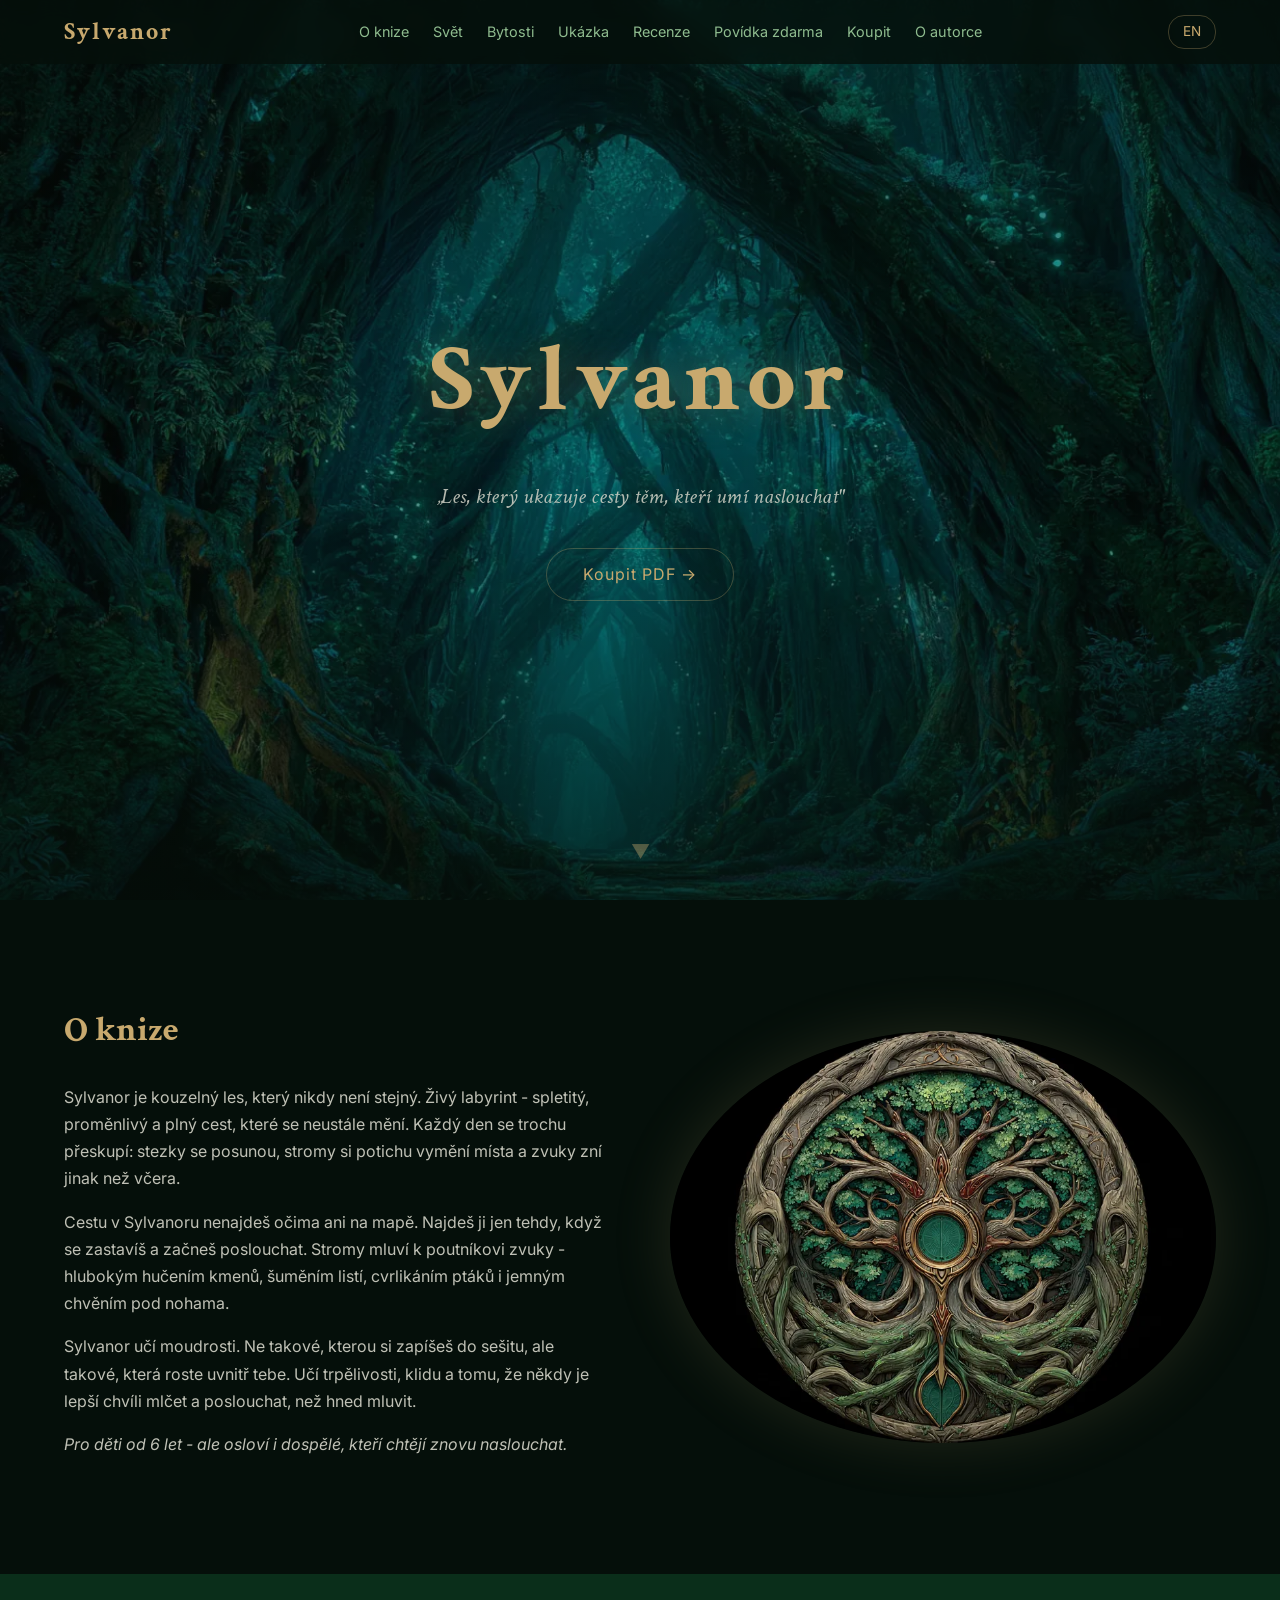
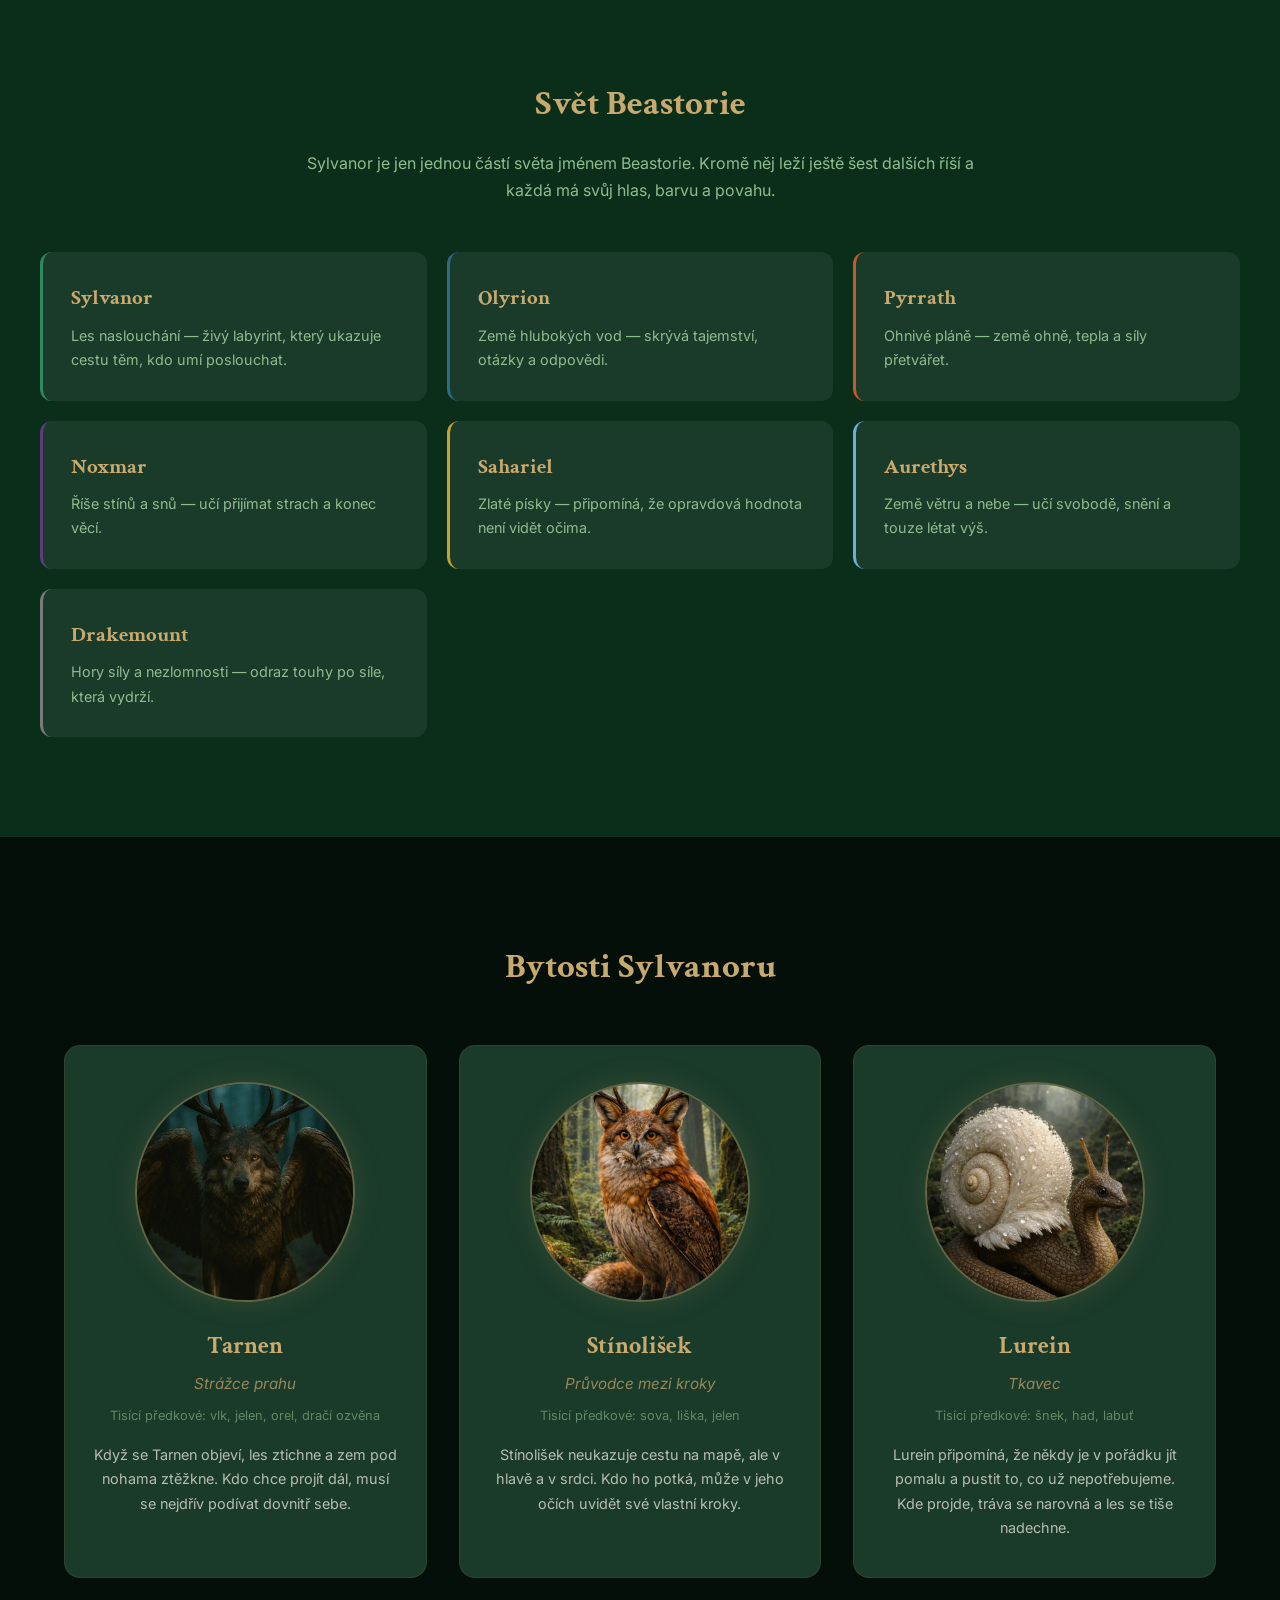
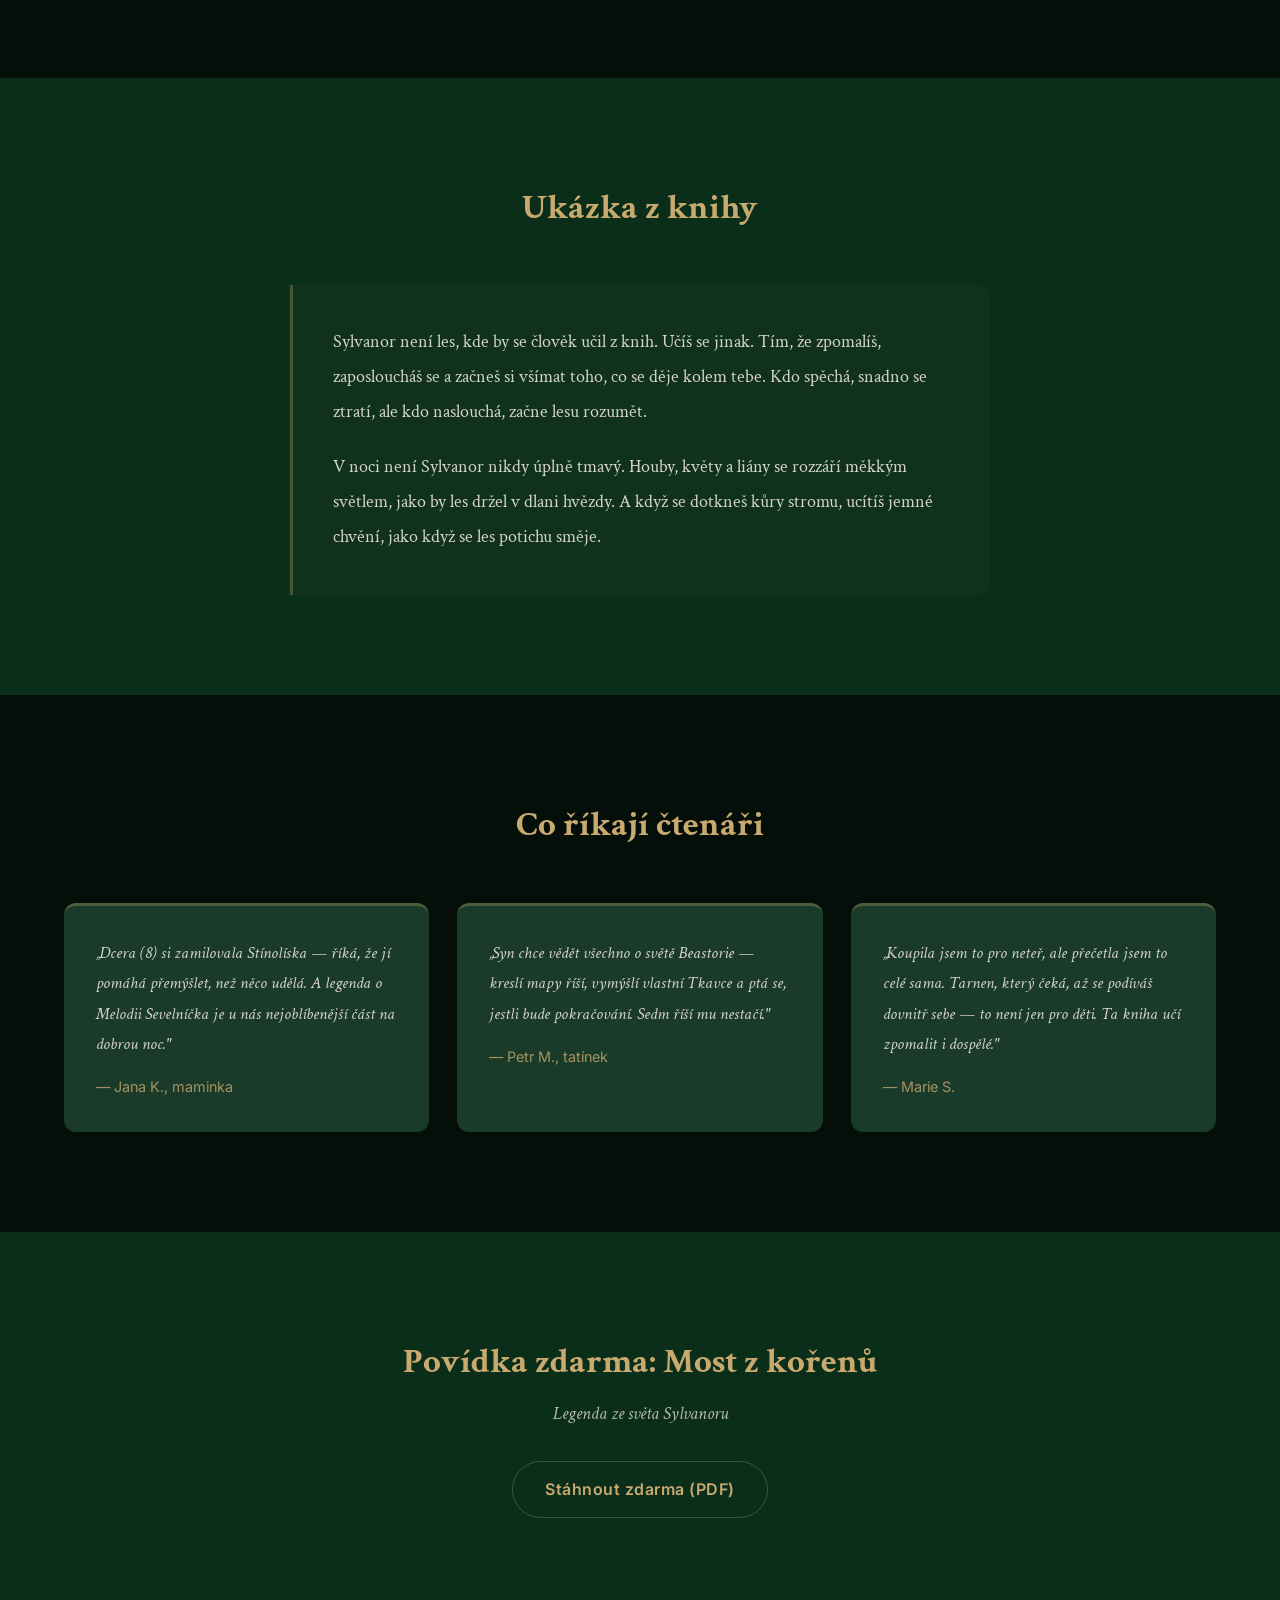
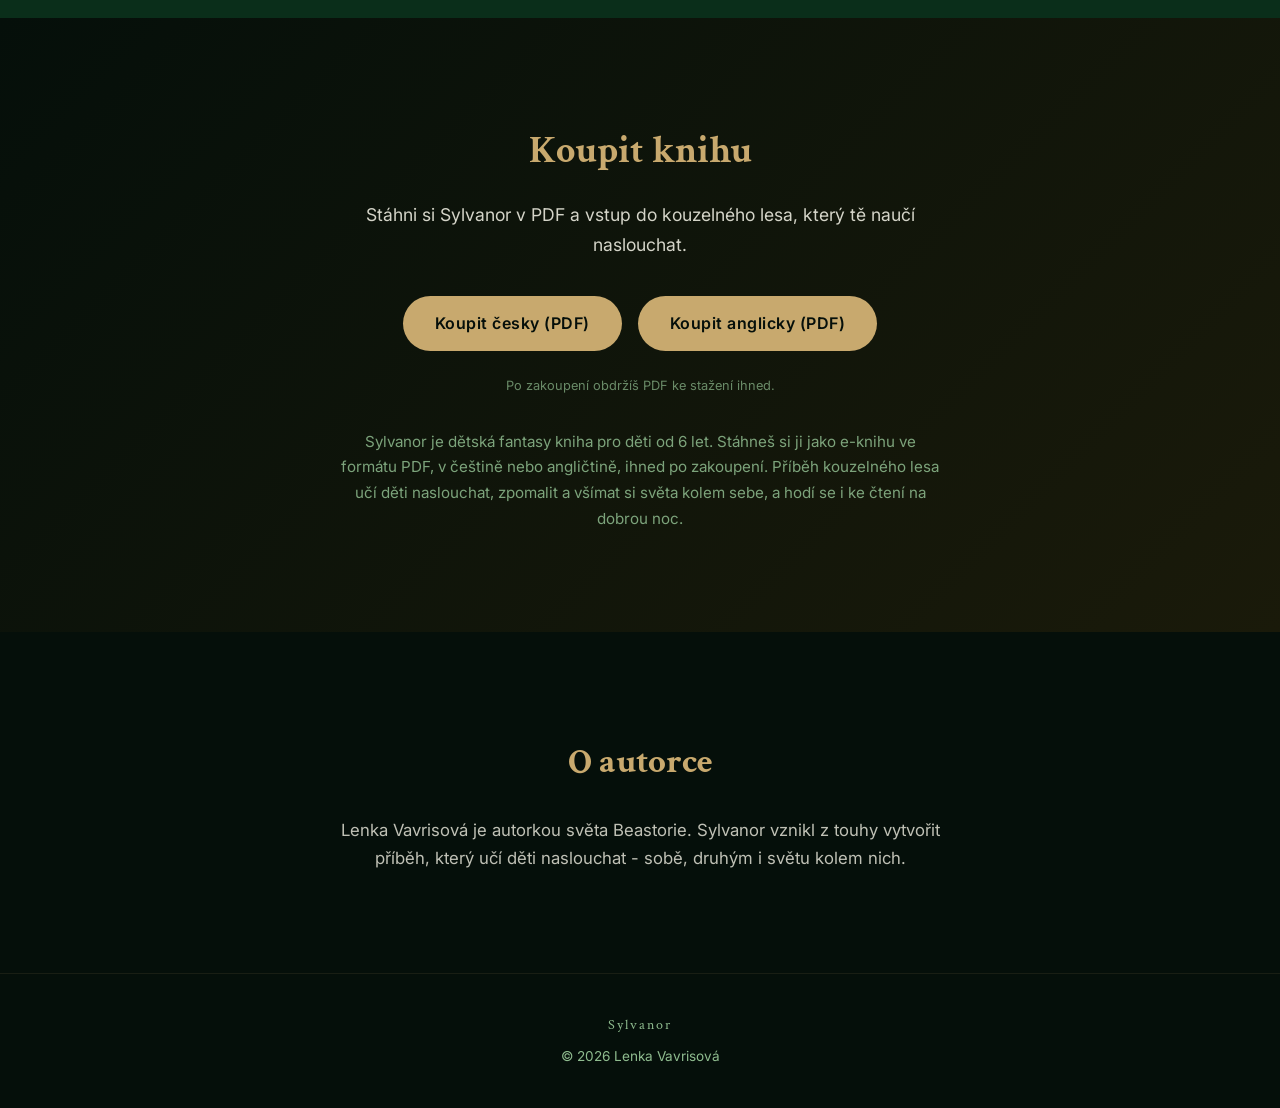
<file: index.html>
<!DOCTYPE html>
<html lang="cs">
<head>
  <meta charset="UTF-8">
  <meta name="viewport" content="width=device-width, initial-scale=1.0">
  <title>Sylvanor - Les, který ukazuje cesty těm, kteří umí naslouchat</title>
  <meta name="description" content="Sylvanor - kouzelný les plný tajemných bytostí. Dětská fantasy kniha ke stažení v PDF.">
  <link rel="canonical" href="https://sylvanor.cz/">
  <link rel="alternate" hreflang="cs" href="https://sylvanor.cz/">
  <link rel="alternate" hreflang="en" href="https://sylvanor.cz/en/">
  <link rel="alternate" hreflang="x-default" href="https://sylvanor.cz/en/">
  <meta name="theme-color" content="#050f0a">
  <link rel="icon" type="image/png" sizes="32x32" href="/images/favicon-32.png">
  <link rel="apple-touch-icon" href="/images/apple-touch-icon.png">
  <meta property="og:type" content="website">
  <meta property="og:url" content="https://sylvanor.cz/">
  <meta property="og:title" content="Sylvanor - Les, který ukazuje cesty těm, kteří umí naslouchat">
  <meta property="og:description" content="Sylvanor - kouzelný les plný tajemných bytostí. Dětská fantasy kniha ke stažení v PDF.">
  <meta property="og:image" content="https://sylvanor.cz/images/og-image.jpg">
  <meta property="og:image:width" content="1200">
  <meta property="og:image:height" content="630">
  <meta property="og:locale" content="cs_CZ">
  <meta property="og:locale:alternate" content="en_US">
  <meta name="twitter:card" content="summary_large_image">
  <link rel="preload" as="image" href="/images/hero-forest.webp">
  <script type="application/ld+json">
  {
    "@context": "https://schema.org",
    "@type": "Book",
    "name": "Sylvanor",
    "alternateName": "Sylvanor - Les, který ukazuje cesty těm, kteří umí naslouchat",
    "author": { "@type": "Person", "name": "Lenka Vavrisová" },
    "description": "Sylvanor - kouzelný les plný tajemných bytostí. Dětská fantasy kniha pro děti od 6 let, ke stažení v PDF. Česky i anglicky.",
    "bookFormat": "https://schema.org/EBook",
    "inLanguage": ["cs", "en"],
    "typicalAgeRange": "6+",
    "image": "https://sylvanor.cz/images/og-image.jpg",
    "url": "https://sylvanor.cz/",
    "offers": [
      {
        "@type": "Offer",
        "price": "199",
        "priceCurrency": "CZK",
        "url": "https://form.simpleshop.cz/V5B9l/buy/",
        "availability": "https://schema.org/InStock"
      },
      {
        "@type": "Offer",
        "url": "https://vavrisova.gumroad.com/l/yztpnh",
        "availability": "https://schema.org/InStock"
      }
    ]
  }
  </script>
  <script type="application/ld+json">
  {
    "@context": "https://schema.org",
    "@type": "ShortStory",
    "name": "Most z kořenů",
    "alternativeHeadline": "Legenda ze světa Sylvanoru",
    "author": { "@type": "Person", "name": "Lenka Vavrisová" },
    "inLanguage": "cs",
    "url": "https://sylvanor.cz/#story",
    "offers": {
      "@type": "Offer",
      "price": "0",
      "priceCurrency": "CZK",
      "url": "https://form.simpleshop.cz/YPNpn/buy/",
      "availability": "https://schema.org/InStock"
    }
  }
  </script>
  <link rel="preconnect" href="https://fonts.googleapis.com">
  <link rel="preconnect" href="https://fonts.gstatic.com" crossorigin>
  <link href="https://fonts.googleapis.com/css2?family=Crimson+Text:ital,wght@0,400;0,700;1,400&family=Inter:wght@400;600&display=swap" rel="stylesheet">
  <link rel="stylesheet" href="/css/style.css?v=20260908">
</head>
<body>

  <nav class="navbar" id="navbar">
    <div class="nav-container">
      <a href="#hero" class="nav-logo">Sylvanor</a>
      <button class="nav-hamburger" id="hamburger" aria-label="Menu">
        <span></span><span></span><span></span>
      </button>
      <ul class="nav-links" id="nav-links">
        <li><a href="#about">O knize</a></li>
        <li><a href="#world">Svět</a></li>
        <li><a href="#creatures">Bytosti</a></li>
        <li><a href="#preview">Ukázka</a></li>
        <li><a href="#reviews">Recenze</a></li>
        <li><a href="#story">Povídka zdarma</a></li>
        <li><a href="#buy">Koupit</a></li>
        <li><a href="#author">O autorce</a></li>
      </ul>
      <a href="/en/" class="lang-toggle" hreflang="en" lang="en">EN</a>
    </div>
  </nav>

  <section id="hero" class="hero">
    <div class="hero-overlay"></div>
    <div class="hero-content">
      <h1 class="hero-title">Sylvanor</h1>
      <p class="hero-subtitle">„Les, který ukazuje cesty těm, kteří umí naslouchat"</p>
      <a href="#buy" class="hero-cta">Koupit PDF →</a>
    </div>
    <div class="hero-scroll">▼</div>
  </section>

  <section id="about" class="section about">
    <div class="about-grid fade-in">
      <div class="about-text">
        <h2>O knize</h2>
        <p>Sylvanor je kouzelný les, který nikdy není stejný. Živý labyrint - spletitý, proměnlivý a plný cest, které se neustále mění. Každý den se trochu přeskupí: stezky se posunou, stromy si potichu vymění místa a zvuky zní jinak než včera.</p>
        <p>Cestu v Sylvanoru nenajdeš očima ani na mapě. Najdeš ji jen tehdy, když se zastavíš a začneš poslouchat. Stromy mluví k poutníkovi zvuky - hlubokým hučením kmenů, šuměním listí, cvrlikáním ptáků i jemným chvěním pod nohama.</p>
        <p>Sylvanor učí moudrosti. Ne takové, kterou si zapíšeš do sešitu, ale takové, která roste uvnitř tebe. Učí trpělivosti, klidu a tomu, že někdy je lepší chvíli mlčet a poslouchat, než hned mluvit.</p>
        <p class="about-audience">Pro děti od 6 let - ale osloví i dospělé, kteří chtějí znovu naslouchat.</p>
      </div>
      <div class="about-image">
        <img src="/images/emblem.webp" alt="Emblém dětské knihy Sylvanor, kouzelný les ve zlatém kruhu" width="800" height="603" loading="lazy">
      </div>
    </div>
  </section>

  <section id="world" class="section world">
    <h2 class="fade-in">Svět Beastorie</h2>
    <p class="world-intro fade-in">Sylvanor je jen jednou částí světa jménem Beastorie. Kromě něj leží ještě šest dalších říší a každá má svůj hlas, barvu a povahu.</p>
    <div class="realm-grid">
      <div class="realm-card fade-in" style="--accent: #2d8a5e">
        <h3>Sylvanor</h3>
        <p>Les naslouchání — živý labyrint, který ukazuje cestu těm, kdo umí poslouchat.</p>
      </div>
      <div class="realm-card fade-in" style="--accent: #2d6a8a">
        <h3>Olyrion</h3>
        <p>Země hlubokých vod — skrývá tajemství, otázky a odpovědi.</p>
      </div>
      <div class="realm-card fade-in" style="--accent: #c45a2d">
        <h3>Pyrrath</h3>
        <p>Ohnivé pláně — země ohně, tepla a síly přetvářet.</p>
      </div>
      <div class="realm-card fade-in" style="--accent: #5a3d7a">
        <h3>Noxmar</h3>
        <p>Říše stínů a snů — učí přijímat strach a konec věcí.</p>
      </div>
      <div class="realm-card fade-in" style="--accent: #c4a42d">
        <h3>Sahariel</h3>
        <p>Zlaté písky — připomíná, že opravdová hodnota není vidět očima.</p>
      </div>
      <div class="realm-card fade-in" style="--accent: #6baed6">
        <h3>Aurethys</h3>
        <p>Země větru a nebe — učí svobodě, snění a touze létat výš.</p>
      </div>
      <div class="realm-card fade-in" style="--accent: #7a7a7a">
        <h3>Drakemount</h3>
        <p>Hory síly a nezlomnosti — odraz touhy po síle, která vydrží.</p>
      </div>
    </div>
  </section>

  <section id="creatures" class="section creatures">
    <h2 class="fade-in">Bytosti Sylvanoru</h2>
    <div class="creature-grid">
      <div class="creature-card fade-in">
        <img src="/images/tarnen.webp" alt="Tarnen, strážce prahu, bytost z dětské fantasy knihy Sylvanor" class="creature-img" width="640" height="960" loading="lazy">
        <h3>Tarnen</h3>
        <p class="creature-role">Strážce prahu</p>
        <p class="creature-ancestors">Tisící předkové: vlk, jelen, orel, dračí ozvěna</p>
        <p>Když se Tarnen objeví, les ztichne a zem pod nohama ztěžkne. Kdo chce projít dál, musí se nejdřív podívat dovnitř sebe.</p>
      </div>
      <div class="creature-card fade-in">
        <img src="/images/stinolisek.webp" alt="Stínolišek, průvodce mezi kroky, bytost z dětské fantasy knihy Sylvanor" class="creature-img" width="640" height="960" loading="lazy">
        <h3>Stínolišek</h3>
        <p class="creature-role">Průvodce mezi kroky</p>
        <p class="creature-ancestors">Tisící předkové: sova, liška, jelen</p>
        <p>Stínolišek neukazuje cestu na mapě, ale v hlavě a v srdci. Kdo ho potká, může v jeho očích uvidět své vlastní kroky.</p>
      </div>
      <div class="creature-card fade-in">
        <img src="/images/lurein.webp" alt="Lurein, tkavec, bytost z dětské fantasy knihy Sylvanor" class="creature-img" width="640" height="960" loading="lazy">
        <h3>Lurein</h3>
        <p class="creature-role">Tkavec</p>
        <p class="creature-ancestors">Tisící předkové: šnek, had, labuť</p>
        <p>Lurein připomíná, že někdy je v pořádku jít pomalu a pustit to, co už nepotřebujeme. Kde projde, tráva se narovná a les se tiše nadechne.</p>
      </div>
    </div>
  </section>

  <section id="preview" class="section preview">
    <h2 class="fade-in">Ukázka z knihy</h2>
    <blockquote class="preview-quote fade-in">
      <p>Sylvanor není les, kde by se člověk učil z knih. Učíš se jinak. Tím, že zpomalíš, zaposloucháš se a začneš si všímat toho, co se děje kolem tebe. Kdo spěchá, snadno se ztratí, ale kdo naslouchá, začne lesu rozumět.</p>
      <p>V noci není Sylvanor nikdy úplně tmavý. Houby, květy a liány se rozzáří měkkým světlem, jako by les držel v dlani hvězdy. A když se dotkneš kůry stromu, ucítíš jemné chvění, jako když se les potichu směje.</p>
    </blockquote>
  </section>

  <section id="reviews" class="section reviews">
    <h2 class="fade-in">Co říkají čtenáři</h2>
    <div class="review-grid">
      <div class="review-card fade-in">
        <p class="review-text">„Dcera (8) si zamilovala Stínolíska — říká, že jí pomáhá přemýšlet, než něco udělá. A legenda o Melodii Sevelníčka je u nás nejoblíbenější část na dobrou noc."</p>
        <p class="review-author">— Jana K., maminka</p>
      </div>
      <div class="review-card fade-in">
        <p class="review-text">„Syn chce vědět všechno o světě Beastorie — kreslí mapy říší, vymýšlí vlastní Tkavce a ptá se, jestli bude pokračování. Sedm říší mu nestačí."</p>
        <p class="review-author">— Petr M., tatínek</p>
      </div>
      <div class="review-card fade-in">
        <p class="review-text">„Koupila jsem to pro neteř, ale přečetla jsem to celé sama. Tarnen, který čeká, až se podíváš dovnitř sebe — to není jen pro děti. Ta kniha učí zpomalit i dospělé."</p>
        <p class="review-author">— Marie S.</p>
      </div>
    </div>
  </section>

  <section id="story" class="section story">
    <div class="story-content fade-in">
      <h2>Povídka zdarma: Most z kořenů</h2>
      <p class="story-subtitle">Legenda ze světa Sylvanoru</p>
      <a href="https://form.simpleshop.cz/YPNpn/buy/" target="_blank" rel="noopener" class="buy-btn buy-btn-secondary">Stáhnout zdarma (PDF)</a>
    </div>
  </section>

  <section id="buy" class="section buy">
    <div class="buy-content fade-in">
      <h2>Koupit knihu</h2>
      <p class="buy-description">Stáhni si Sylvanor v PDF a vstup do kouzelného lesa, který tě naučí naslouchat.</p>
      <div class="buy-buttons">
        <a href="https://form.simpleshop.cz/V5B9l/buy/" target="_blank" rel="noopener" class="buy-btn buy-btn-primary">Koupit česky (PDF)</a>
        <a href="https://vavrisova.gumroad.com/l/yztpnh" target="_blank" rel="noopener" class="buy-btn buy-btn-primary">Koupit anglicky (PDF)</a>
      </div>
      <p class="buy-note">Po zakoupení obdržíš PDF ke stažení ihned.</p>
      <p class="buy-blurb">Sylvanor je dětská fantasy kniha pro děti od 6 let. Stáhneš si ji jako e-knihu ve formátu PDF, v češtině nebo angličtině, ihned po zakoupení. Příběh kouzelného lesa učí děti naslouchat, zpomalit a všímat si světa kolem sebe, a hodí se i ke čtení na dobrou noc.</p>
    </div>
  </section>

  <section id="author" class="section author">
    <div class="author-content fade-in">
      <h2>O autorce</h2>
      <p>Lenka Vavrisová je autorkou světa Beastorie. Sylvanor vznikl z touhy vytvořit příběh, který učí děti naslouchat - sobě, druhým i světu kolem nich.</p>
    </div>
  </section>

  <footer class="footer">
    <div class="footer-content">
      <p class="footer-logo">Sylvanor</p>
      <p>© 2026 Lenka Vavrisová</p>
    </div>
  </footer>

  <script src="/js/main.js?v=20260908"></script>
</body>
</html>
</file>
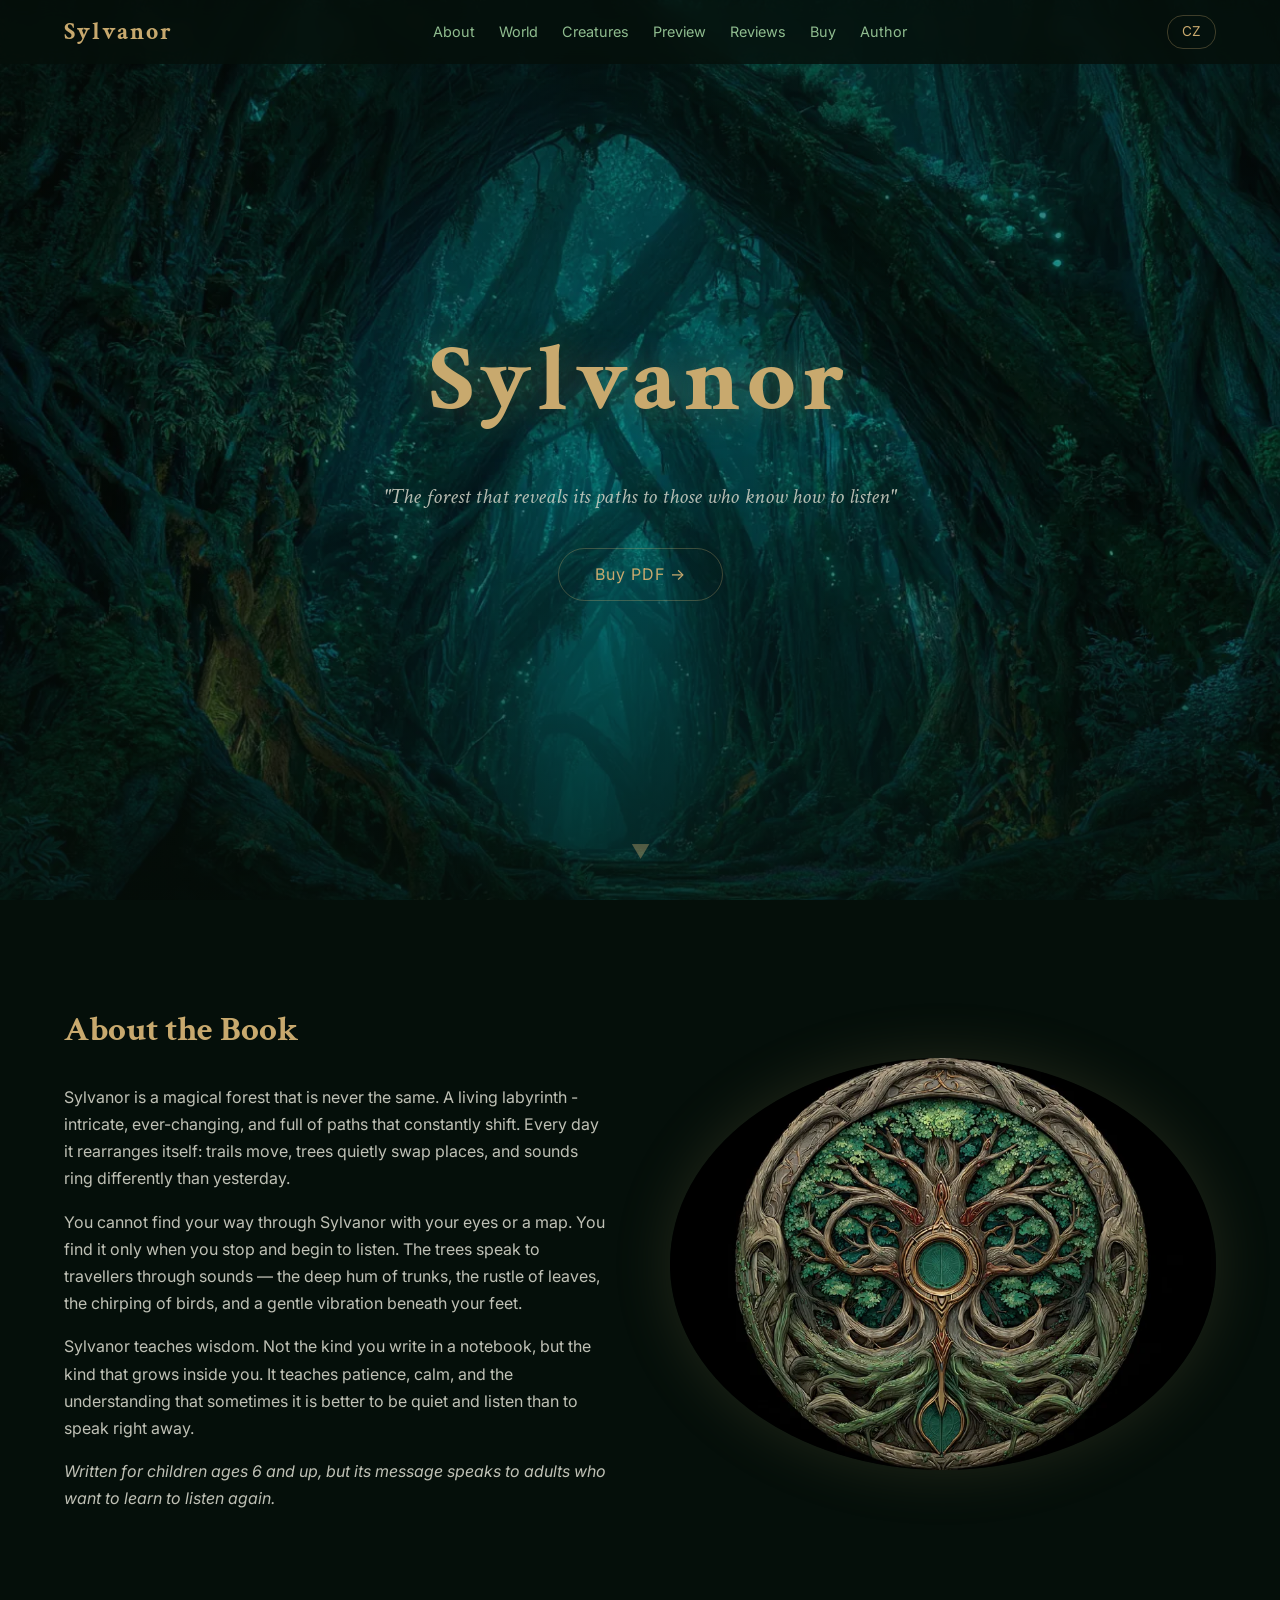
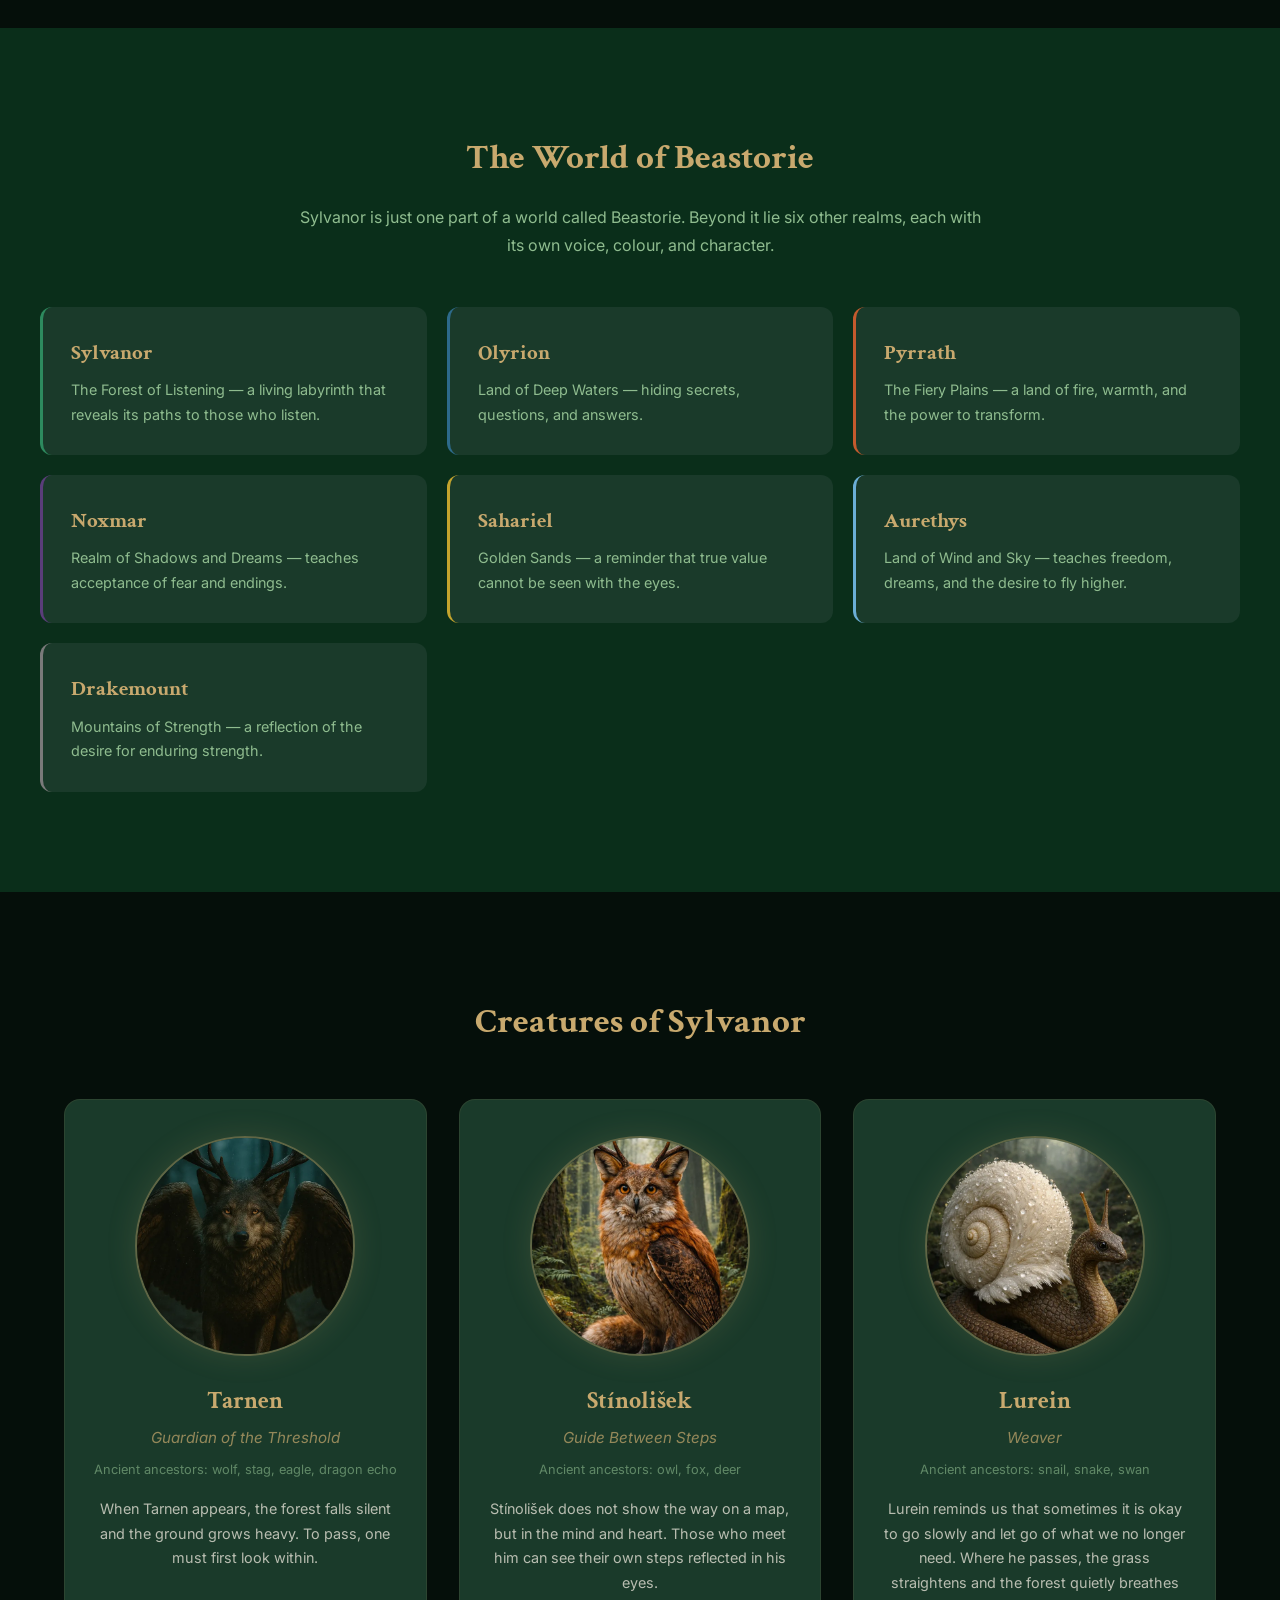
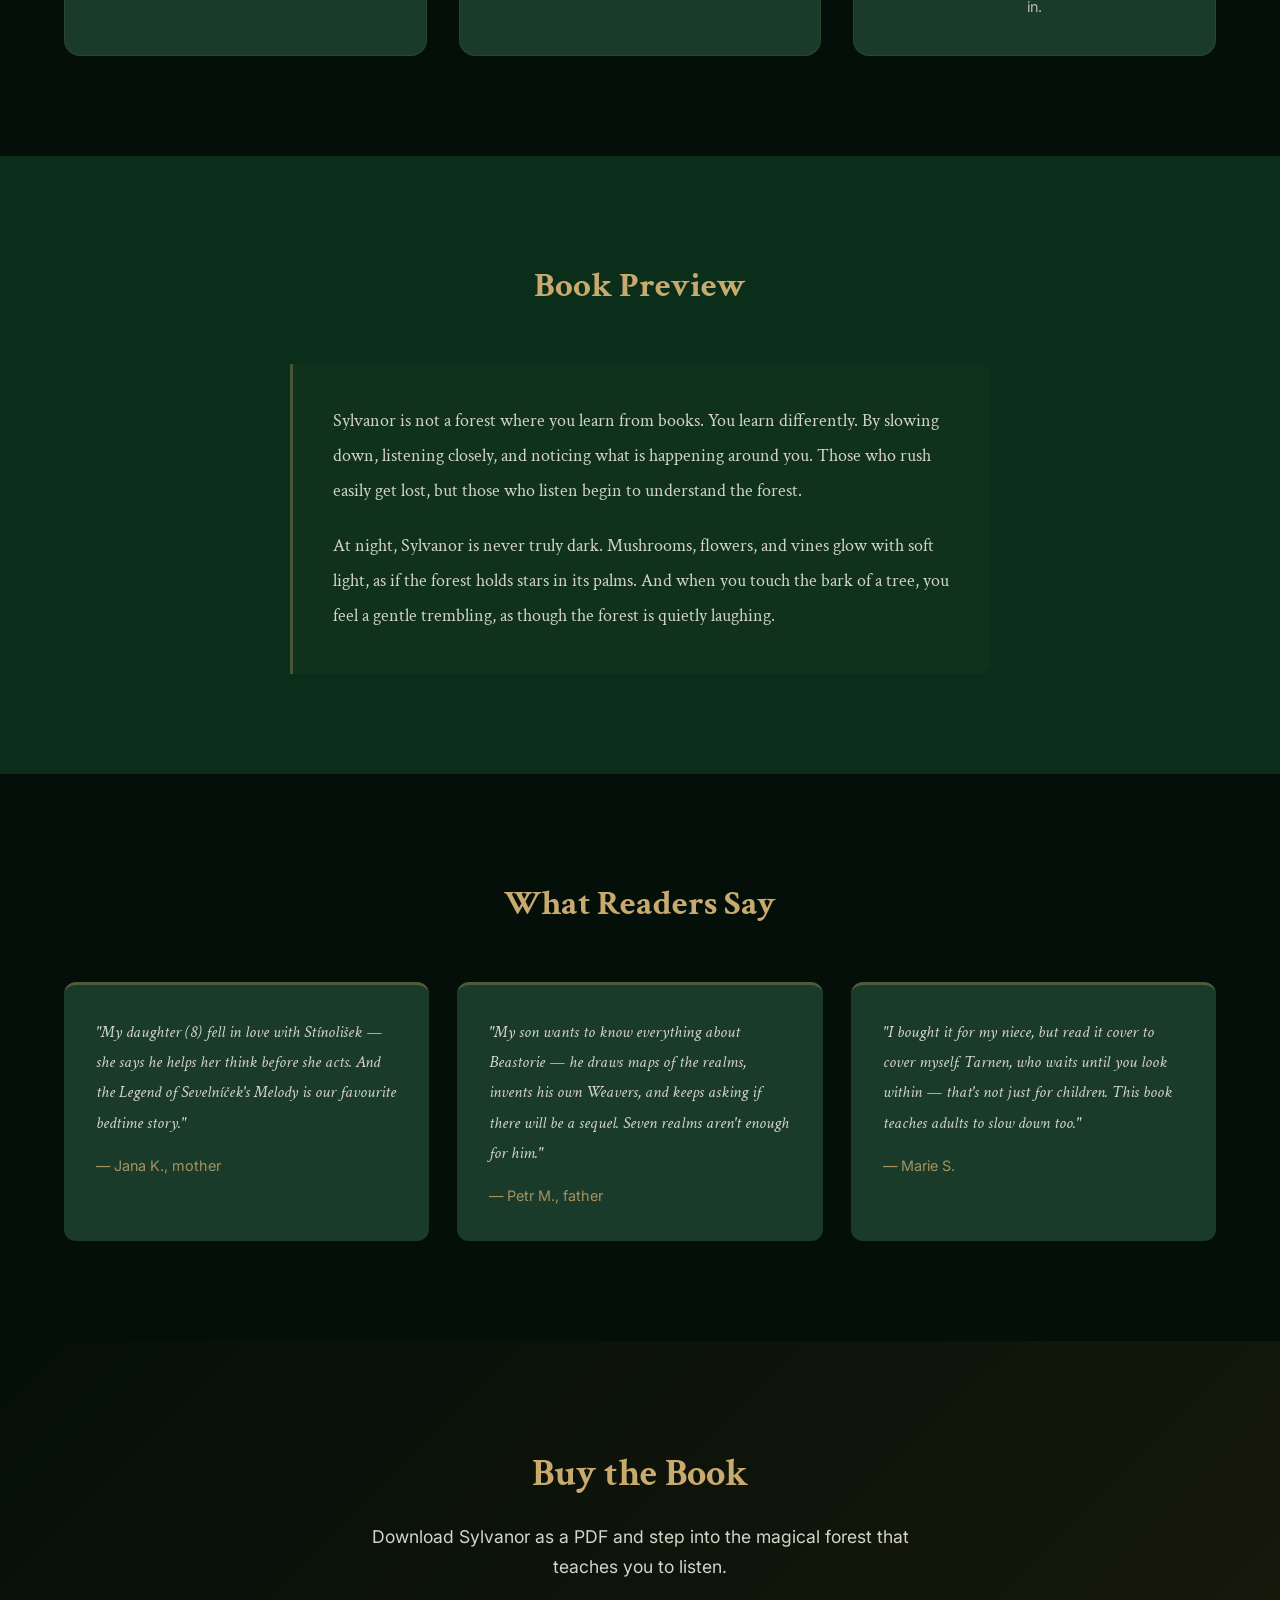
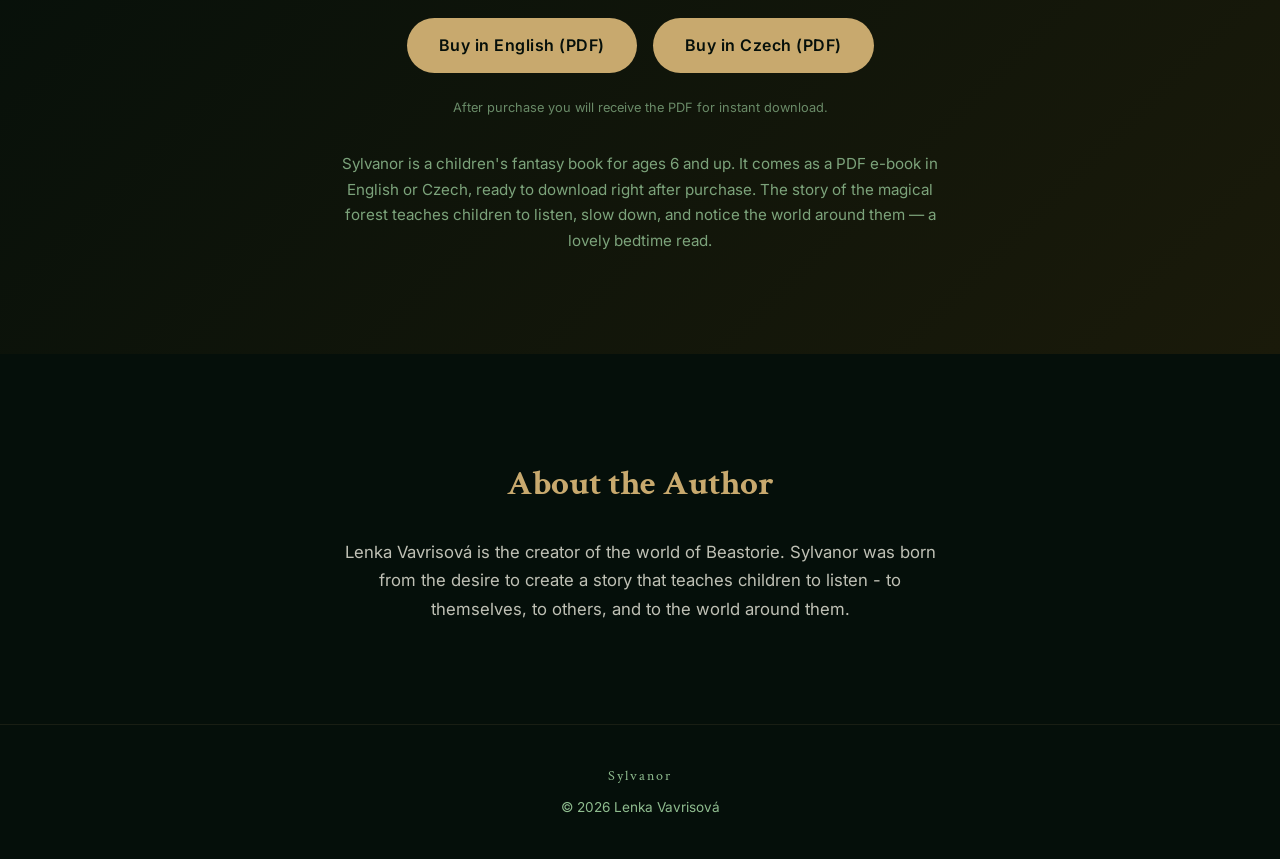
<file: en/index.html>
<!DOCTYPE html>
<html lang="en">
<head>
  <meta charset="UTF-8">
  <meta name="viewport" content="width=device-width, initial-scale=1.0">
  <title>Sylvanor - The Forest That Reveals Its Paths to Those Who Listen</title>
  <meta name="description" content="Sylvanor - a magical forest full of mysterious creatures. A children's fantasy book, available as a PDF download.">
  <link rel="canonical" href="https://sylvanor.cz/en/">
  <link rel="alternate" hreflang="cs" href="https://sylvanor.cz/">
  <link rel="alternate" hreflang="en" href="https://sylvanor.cz/en/">
  <link rel="alternate" hreflang="x-default" href="https://sylvanor.cz/en/">
  <meta name="theme-color" content="#050f0a">
  <link rel="icon" type="image/png" sizes="32x32" href="/images/favicon-32.png">
  <link rel="apple-touch-icon" href="/images/apple-touch-icon.png">
  <meta property="og:type" content="website">
  <meta property="og:url" content="https://sylvanor.cz/en/">
  <meta property="og:title" content="Sylvanor - The Forest That Reveals Its Paths to Those Who Listen">
  <meta property="og:description" content="Sylvanor - a magical forest full of mysterious creatures. A children's fantasy book, available as a PDF download.">
  <meta property="og:image" content="https://sylvanor.cz/images/og-image.jpg">
  <meta property="og:image:width" content="1200">
  <meta property="og:image:height" content="630">
  <meta property="og:locale" content="en_US">
  <meta property="og:locale:alternate" content="cs_CZ">
  <meta name="twitter:card" content="summary_large_image">
  <link rel="preload" as="image" href="/images/hero-forest.webp">
  <script type="application/ld+json">
  {
    "@context": "https://schema.org",
    "@type": "Book",
    "name": "Sylvanor",
    "alternateName": "Sylvanor - The Forest That Reveals Its Paths to Those Who Listen",
    "author": { "@type": "Person", "name": "Lenka Vavrisová" },
    "description": "Sylvanor - a magical forest full of mysterious creatures. A children's fantasy book for ages 6 and up, available as a PDF download in English and Czech.",
    "bookFormat": "https://schema.org/EBook",
    "inLanguage": ["en", "cs"],
    "typicalAgeRange": "6+",
    "image": "https://sylvanor.cz/images/og-image.jpg",
    "url": "https://sylvanor.cz/en/",
    "offers": [
      {
        "@type": "Offer",
        "url": "https://vavrisova.gumroad.com/l/yztpnh",
        "availability": "https://schema.org/InStock"
      },
      {
        "@type": "Offer",
        "price": "199",
        "priceCurrency": "CZK",
        "url": "https://form.simpleshop.cz/V5B9l/buy/",
        "availability": "https://schema.org/InStock"
      }
    ]
  }
  </script>
  <link rel="preconnect" href="https://fonts.googleapis.com">
  <link rel="preconnect" href="https://fonts.gstatic.com" crossorigin>
  <link href="https://fonts.googleapis.com/css2?family=Crimson+Text:ital,wght@0,400;0,700;1,400&family=Inter:wght@400;600&display=swap" rel="stylesheet">
  <link rel="stylesheet" href="/css/style.css?v=20260908">
</head>
<body>

  <nav class="navbar" id="navbar">
    <div class="nav-container">
      <a href="#hero" class="nav-logo">Sylvanor</a>
      <button class="nav-hamburger" id="hamburger" aria-label="Menu">
        <span></span><span></span><span></span>
      </button>
      <ul class="nav-links" id="nav-links">
        <li><a href="#about">About</a></li>
        <li><a href="#world">World</a></li>
        <li><a href="#creatures">Creatures</a></li>
        <li><a href="#preview">Preview</a></li>
        <li><a href="#reviews">Reviews</a></li>
        <li><a href="#buy">Buy</a></li>
        <li><a href="#author">Author</a></li>
      </ul>
      <a href="/" class="lang-toggle" hreflang="cs" lang="cs">CZ</a>
    </div>
  </nav>

  <section id="hero" class="hero">
    <div class="hero-overlay"></div>
    <div class="hero-content">
      <h1 class="hero-title">Sylvanor</h1>
      <p class="hero-subtitle">"The forest that reveals its paths to those who know how to listen"</p>
      <a href="#buy" class="hero-cta">Buy PDF →</a>
    </div>
    <div class="hero-scroll">▼</div>
  </section>

  <section id="about" class="section about">
    <div class="about-grid fade-in">
      <div class="about-text">
        <h2>About the Book</h2>
        <p>Sylvanor is a magical forest that is never the same. A living labyrinth - intricate, ever-changing, and full of paths that constantly shift. Every day it rearranges itself: trails move, trees quietly swap places, and sounds ring differently than yesterday.</p>
        <p>You cannot find your way through Sylvanor with your eyes or a map. You find it only when you stop and begin to listen. The trees speak to travellers through sounds — the deep hum of trunks, the rustle of leaves, the chirping of birds, and a gentle vibration beneath your feet.</p>
        <p>Sylvanor teaches wisdom. Not the kind you write in a notebook, but the kind that grows inside you. It teaches patience, calm, and the understanding that sometimes it is better to be quiet and listen than to speak right away.</p>
        <p class="about-audience">Written for children ages 6 and up, but its message speaks to adults who want to learn to listen again.</p>
      </div>
      <div class="about-image">
        <img src="/images/emblem.webp" alt="Emblem of the children's book Sylvanor, a magical forest in a golden circle" width="800" height="603" loading="lazy">
      </div>
    </div>
  </section>

  <section id="world" class="section world">
    <h2 class="fade-in">The World of Beastorie</h2>
    <p class="world-intro fade-in">Sylvanor is just one part of a world called Beastorie. Beyond it lie six other realms, each with its own voice, colour, and character.</p>
    <div class="realm-grid">
      <div class="realm-card fade-in" style="--accent: #2d8a5e">
        <h3>Sylvanor</h3>
        <p>The Forest of Listening — a living labyrinth that reveals its paths to those who listen.</p>
      </div>
      <div class="realm-card fade-in" style="--accent: #2d6a8a">
        <h3>Olyrion</h3>
        <p>Land of Deep Waters — hiding secrets, questions, and answers.</p>
      </div>
      <div class="realm-card fade-in" style="--accent: #c45a2d">
        <h3>Pyrrath</h3>
        <p>The Fiery Plains — a land of fire, warmth, and the power to transform.</p>
      </div>
      <div class="realm-card fade-in" style="--accent: #5a3d7a">
        <h3>Noxmar</h3>
        <p>Realm of Shadows and Dreams — teaches acceptance of fear and endings.</p>
      </div>
      <div class="realm-card fade-in" style="--accent: #c4a42d">
        <h3>Sahariel</h3>
        <p>Golden Sands — a reminder that true value cannot be seen with the eyes.</p>
      </div>
      <div class="realm-card fade-in" style="--accent: #6baed6">
        <h3>Aurethys</h3>
        <p>Land of Wind and Sky — teaches freedom, dreams, and the desire to fly higher.</p>
      </div>
      <div class="realm-card fade-in" style="--accent: #7a7a7a">
        <h3>Drakemount</h3>
        <p>Mountains of Strength — a reflection of the desire for enduring strength.</p>
      </div>
    </div>
  </section>

  <section id="creatures" class="section creatures">
    <h2 class="fade-in">Creatures of Sylvanor</h2>
    <div class="creature-grid">
      <div class="creature-card fade-in">
        <img src="/images/tarnen.webp" alt="Tarnen, Guardian of the Threshold, a creature from the children's fantasy book Sylvanor" class="creature-img" width="640" height="960" loading="lazy">
        <h3>Tarnen</h3>
        <p class="creature-role">Guardian of the Threshold</p>
        <p class="creature-ancestors">Ancient ancestors: wolf, stag, eagle, dragon echo</p>
        <p>When Tarnen appears, the forest falls silent and the ground grows heavy. To pass, one must first look within.</p>
      </div>
      <div class="creature-card fade-in">
        <img src="/images/stinolisek.webp" alt="Stínolišek, Guide Between Steps, a creature from the children's fantasy book Sylvanor" class="creature-img" width="640" height="960" loading="lazy">
        <h3>Stínolišek</h3>
        <p class="creature-role">Guide Between Steps</p>
        <p class="creature-ancestors">Ancient ancestors: owl, fox, deer</p>
        <p>Stínolišek does not show the way on a map, but in the mind and heart. Those who meet him can see their own steps reflected in his eyes.</p>
      </div>
      <div class="creature-card fade-in">
        <img src="/images/lurein.webp" alt="Lurein, the Weaver, a creature from the children's fantasy book Sylvanor" class="creature-img" width="640" height="960" loading="lazy">
        <h3>Lurein</h3>
        <p class="creature-role">Weaver</p>
        <p class="creature-ancestors">Ancient ancestors: snail, snake, swan</p>
        <p>Lurein reminds us that sometimes it is okay to go slowly and let go of what we no longer need. Where he passes, the grass straightens and the forest quietly breathes in.</p>
      </div>
    </div>
  </section>

  <section id="preview" class="section preview">
    <h2 class="fade-in">Book Preview</h2>
    <blockquote class="preview-quote fade-in">
      <p>Sylvanor is not a forest where you learn from books. You learn differently. By slowing down, listening closely, and noticing what is happening around you. Those who rush easily get lost, but those who listen begin to understand the forest.</p>
      <p>At night, Sylvanor is never truly dark. Mushrooms, flowers, and vines glow with soft light, as if the forest holds stars in its palms. And when you touch the bark of a tree, you feel a gentle trembling, as though the forest is quietly laughing.</p>
    </blockquote>
  </section>

  <section id="reviews" class="section reviews">
    <h2 class="fade-in">What Readers Say</h2>
    <div class="review-grid">
      <div class="review-card fade-in">
        <p class="review-text">"My daughter (8) fell in love with Stínolišek — she says he helps her think before she acts. And the Legend of Sevelníček's Melody is our favourite bedtime story."</p>
        <p class="review-author">— Jana K., mother</p>
      </div>
      <div class="review-card fade-in">
        <p class="review-text">"My son wants to know everything about Beastorie — he draws maps of the realms, invents his own Weavers, and keeps asking if there will be a sequel. Seven realms aren't enough for him."</p>
        <p class="review-author">— Petr M., father</p>
      </div>
      <div class="review-card fade-in">
        <p class="review-text">"I bought it for my niece, but read it cover to cover myself. Tarnen, who waits until you look within — that's not just for children. This book teaches adults to slow down too."</p>
        <p class="review-author">— Marie S.</p>
      </div>
    </div>
  </section>

  <section id="buy" class="section buy">
    <div class="buy-content fade-in">
      <h2>Buy the Book</h2>
      <p class="buy-description">Download Sylvanor as a PDF and step into the magical forest that teaches you to listen.</p>
      <div class="buy-buttons">
        <a href="https://vavrisova.gumroad.com/l/yztpnh" target="_blank" rel="noopener" class="buy-btn buy-btn-primary">Buy in English (PDF)</a>
        <a href="https://form.simpleshop.cz/V5B9l/buy/" target="_blank" rel="noopener" class="buy-btn buy-btn-primary">Buy in Czech (PDF)</a>
      </div>
      <p class="buy-note">After purchase you will receive the PDF for instant download.</p>
      <p class="buy-blurb">Sylvanor is a children's fantasy book for ages 6 and up. It comes as a PDF e-book in English or Czech, ready to download right after purchase. The story of the magical forest teaches children to listen, slow down, and notice the world around them — a lovely bedtime read.</p>
    </div>
  </section>

  <section id="author" class="section author">
    <div class="author-content fade-in">
      <h2>About the Author</h2>
      <p>Lenka Vavrisová is the creator of the world of Beastorie. Sylvanor was born from the desire to create a story that teaches children to listen - to themselves, to others, and to the world around them.</p>
    </div>
  </section>

  <footer class="footer">
    <div class="footer-content">
      <p class="footer-logo">Sylvanor</p>
      <p>© 2026 Lenka Vavrisová</p>
    </div>
  </footer>

  <script src="/js/main.js?v=20260908"></script>
</body>
</html>
</file>
<file: css/style.css>
/* === Reset & Base === */
*, *::before, *::after { margin: 0; padding: 0; box-sizing: border-box; }

:root {
  --bg-darkest: #050f0a;
  --bg-dark: #0a2e1a;
  --bg-medium: #1a4a2e;
  --bg-card: #1a3a2a;
  --gold: #c8a96e;
  --gold-dim: rgba(200, 169, 110, 0.3);
  --text-light: #d4d4c8;
  --text-muted: #8fbc8f;
  --font-heading: 'Crimson Text', Georgia, serif;
  --font-body: 'Inter', system-ui, sans-serif;
}

html { scroll-behavior: smooth; }

body {
  font-family: var(--font-body);
  background: var(--bg-darkest);
  color: var(--text-light);
  line-height: 1.7;
}

/* === Navbar === */
.navbar {
  position: fixed;
  top: 0;
  left: 0;
  right: 0;
  z-index: 100;
  background: rgba(5, 15, 10, 0.8);
  backdrop-filter: blur(10px);
  transition: background 0.3s;
}
.navbar.scrolled { background: rgba(5, 15, 10, 0.95); }

.nav-container {
  max-width: 1200px;
  margin: 0 auto;
  padding: 0 24px;
  height: 64px;
  display: flex;
  align-items: center;
  justify-content: space-between;
}

.nav-logo {
  font-family: var(--font-heading);
  font-size: 1.5rem;
  font-weight: 700;
  color: var(--gold);
  text-decoration: none;
  letter-spacing: 2px;
}

.nav-links {
  display: flex;
  list-style: none;
  gap: 24px;
}
.nav-links a {
  color: var(--text-muted);
  text-decoration: none;
  font-size: 0.9rem;
  transition: color 0.3s;
}
.nav-links a:hover { color: var(--gold); }

.lang-toggle {
  background: transparent;
  border: 1px solid var(--gold-dim);
  color: var(--gold);
  padding: 4px 14px;
  border-radius: 16px;
  cursor: pointer;
  font-size: 0.85rem;
  font-family: var(--font-body);
  text-decoration: none;
  transition: background 0.3s;
}
.lang-toggle:hover { background: rgba(200, 169, 110, 0.1); }

.nav-hamburger {
  display: none;
  flex-direction: column;
  gap: 5px;
  background: none;
  border: none;
  cursor: pointer;
  padding: 4px;
}
.nav-hamburger span {
  width: 24px;
  height: 2px;
  background: var(--gold);
  transition: transform 0.3s;
}

/* === Section base === */
.section {
  max-width: 1200px;
  margin: 0 auto;
  padding: 100px 24px;
}

/* === Scroll animation === */
.fade-in {
  opacity: 0;
  transform: translateY(30px);
  transition: opacity 0.8s ease, transform 0.8s ease;
}
.fade-in.visible {
  opacity: 1;
  transform: translateY(0);
}

/* === Responsive === */
@media (max-width: 768px) {
  .nav-links {
    display: none;
    position: absolute;
    top: 64px;
    left: 0;
    right: 0;
    background: rgba(5, 15, 10, 0.95);
    flex-direction: column;
    padding: 16px 24px;
    gap: 12px;
  }
  .nav-links.open { display: flex; }
  .nav-hamburger { display: flex; }
}

/* === Hero === */
.hero {
  position: relative;
  height: 100vh;
  display: flex;
  align-items: center;
  justify-content: center;
  text-align: center;
  background: url('../images/hero-forest.webp') center/cover no-repeat;
  overflow: hidden;
}
.hero-overlay {
  position: absolute;
  inset: 0;
  background: linear-gradient(180deg, rgba(5,15,10,0.6) 0%, rgba(5,15,10,0.4) 50%, rgba(5,15,10,0.8) 100%);
}
.hero-content { position: relative; z-index: 1; padding: 0 24px; }
.hero-title {
  font-family: var(--font-heading);
  font-size: clamp(3rem, 8vw, 6rem);
  font-weight: 700;
  color: var(--gold);
  letter-spacing: 6px;
  text-shadow: 0 0 40px rgba(200,169,110,0.3);
  margin-bottom: 16px;
}
.hero-subtitle {
  font-family: var(--font-heading);
  font-style: italic;
  font-size: clamp(1rem, 2.5vw, 1.4rem);
  color: var(--text-light);
  opacity: 0.85;
  max-width: 600px;
  margin: 0 auto 32px;
}
.hero-cta {
  display: inline-block;
  border: 1px solid var(--gold-dim);
  color: var(--gold);
  padding: 12px 36px;
  border-radius: 30px;
  text-decoration: none;
  font-size: 1rem;
  letter-spacing: 1px;
  transition: background 0.3s, transform 0.3s;
}
.hero-cta:hover { background: rgba(200,169,110,0.15); transform: translateY(-2px); }
.hero-scroll {
  position: absolute;
  bottom: 32px;
  left: 50%;
  transform: translateX(-50%);
  color: var(--gold);
  opacity: 0.4;
  font-size: 1.2rem;
  animation: bounce 2s infinite;
  z-index: 1;
}
@keyframes bounce {
  0%, 100% { transform: translateX(-50%) translateY(0); }
  50% { transform: translateX(-50%) translateY(8px); }
}

/* === About === */
.about { background: var(--bg-darkest); }
.about-grid { display: grid; grid-template-columns: 1fr 1fr; gap: 60px; align-items: center; }
.about-text h2 { font-family: var(--font-heading); font-size: 2.2rem; color: var(--gold); margin-bottom: 24px; }
.about-text p { margin-bottom: 16px; color: var(--text-light); opacity: 0.9; }
.about-audience { font-style: italic; color: var(--gold); opacity: 0.8; margin-top: 8px; }
.about-image { display: flex; justify-content: center; }
.about-image img { max-width: 100%; height: auto; border-radius: 50%; box-shadow: 0 0 60px rgba(200,169,110,0.15); }
@media (max-width: 768px) {
  .about-grid { grid-template-columns: 1fr; gap: 32px; }
  .about-image { order: -1; }
  .about-image img { max-width: 250px; }
}

/* === World === */
.world { background: var(--bg-dark); max-width: 100%; padding: 100px 24px; }
.world h2 { font-family: var(--font-heading); font-size: 2.2rem; color: var(--gold); text-align: center; margin-bottom: 16px; }
.world-intro { text-align: center; max-width: 700px; margin: 0 auto 48px; color: var(--text-muted); }
.realm-grid { display: grid; grid-template-columns: repeat(3, 1fr); gap: 20px; max-width: 1200px; margin: 0 auto; }
.realm-card { background: var(--bg-card); border-radius: 12px; padding: 28px; border-left: 3px solid var(--accent); transition: transform 0.3s, box-shadow 0.3s; }
.realm-card:hover { transform: translateY(-4px); box-shadow: 0 8px 30px rgba(0,0,0,0.3); }
.realm-card h3 { font-family: var(--font-heading); font-size: 1.3rem; color: var(--gold); margin-bottom: 8px; }
.realm-card p { font-size: 0.9rem; color: var(--text-muted); }
@media (max-width: 1024px) { .realm-grid { grid-template-columns: repeat(2, 1fr); } }
@media (max-width: 768px) { .realm-grid { grid-template-columns: 1fr; } }

/* === Creatures === */
.creatures { background: var(--bg-darkest); }
.creatures h2 { font-family: var(--font-heading); font-size: 2.2rem; color: var(--gold); text-align: center; margin-bottom: 48px; }
.creature-grid { display: grid; grid-template-columns: repeat(3, 1fr); gap: 32px; }
.creature-card { background: var(--bg-card); border-radius: 16px; padding: 36px 28px; text-align: center; border: 1px solid rgba(200,169,110,0.1); transition: transform 0.3s, border-color 0.3s; }
.creature-card:hover { transform: translateY(-4px); border-color: var(--gold-dim); }
.creature-img { width: 220px; height: 220px; border-radius: 50%; object-fit: cover; border: 2px solid rgba(200,169,110,0.4); box-shadow: 0 0 30px rgba(200,169,110,0.15); margin-bottom: 16px; transition: border-radius 0.4s, width 0.4s, height 0.4s, object-fit 0.4s; }
.creature-card:hover .creature-img { border-radius: 16px; width: 260px; height: 300px; object-fit: contain; }
.creature-card h3 { font-family: var(--font-heading); font-size: 1.5rem; color: var(--gold); margin-bottom: 4px; }
.creature-role { font-size: 0.95rem; color: var(--gold); opacity: 0.7; font-style: italic; margin-bottom: 8px; }
.creature-ancestors { font-size: 0.8rem; color: var(--text-muted); opacity: 0.6; margin-bottom: 16px; }
.creature-card > p:last-of-type { color: var(--text-light); opacity: 0.85; font-size: 0.9rem; }
@media (max-width: 1024px) { .creature-grid { grid-template-columns: 1fr; max-width: 500px; margin: 0 auto; } }
@media (max-width: 768px) { .creature-img { width: 160px; height: 160px; } }

/* === Preview === */
.preview { background: var(--bg-dark); max-width: 100%; padding: 100px 24px; }
.preview h2 { font-family: var(--font-heading); font-size: 2.2rem; color: var(--gold); text-align: center; margin-bottom: 48px; }
.preview-quote { max-width: 700px; margin: 0 auto; padding: 40px; border-left: 3px solid var(--gold-dim); background: rgba(200,169,110,0.03); border-radius: 0 12px 12px 0; }
.preview-quote p { font-family: var(--font-heading); font-size: 1.15rem; line-height: 1.9; color: var(--text-light); margin-bottom: 20px; }
.preview-quote p:last-child { margin-bottom: 0; }

/* === Reviews === */
.reviews { background: var(--bg-darkest); }
.reviews h2 { font-family: var(--font-heading); font-size: 2.2rem; color: var(--gold); text-align: center; margin-bottom: 48px; }
.review-grid { display: grid; grid-template-columns: repeat(3, 1fr); gap: 28px; }
.review-card { background: var(--bg-card); border-radius: 12px; padding: 32px; border-top: 3px solid var(--gold-dim); }
.review-text { font-family: var(--font-heading); font-size: 1.05rem; line-height: 1.8; color: var(--text-light); margin-bottom: 16px; font-style: italic; }
.review-author { color: var(--gold); font-size: 0.9rem; opacity: 0.8; }
@media (max-width: 1024px) { .review-grid { grid-template-columns: 1fr; max-width: 500px; margin: 0 auto; } }

/* === Buy === */
.buy { background: linear-gradient(135deg, var(--bg-darkest), #1a1a0a); max-width: 100%; padding: 100px 24px; text-align: center; }
.buy-content { max-width: 600px; margin: 0 auto; }
.buy h2 { font-family: var(--font-heading); font-size: 2.4rem; color: var(--gold); margin-bottom: 16px; }
.buy-description { color: var(--text-light); margin-bottom: 36px; font-size: 1.1rem; }
.buy-buttons { display: flex; gap: 16px; justify-content: center; flex-wrap: wrap; margin-bottom: 24px; }
.buy-btn { display: inline-block; padding: 14px 32px; border-radius: 30px; text-decoration: none; font-size: 1rem; font-weight: 600; letter-spacing: 0.5px; transition: transform 0.3s, box-shadow 0.3s; }
.buy-btn-primary { background: var(--gold); color: var(--bg-darkest); }
.buy-btn-primary:hover { transform: translateY(-2px); box-shadow: 0 8px 30px rgba(200,169,110,0.3); }
.buy-alt { color: var(--text-muted); font-size: 0.9rem; margin-bottom: 12px; }
.buy-alt a { color: var(--gold); text-decoration: underline; }
.buy-note { color: var(--text-muted); font-size: 0.8rem; opacity: 0.7; }
.buy-blurb { color: var(--text-muted); font-size: 0.95rem; margin-top: 32px; opacity: 0.85; }

/* === Story === */
.story { background: var(--bg-dark); max-width: 100%; padding: 100px 24px; text-align: center; }
.story-content { max-width: 600px; margin: 0 auto; }
.story h2 { font-family: var(--font-heading); font-size: 2.2rem; color: var(--gold); margin-bottom: 8px; }
.story-subtitle { font-family: var(--font-heading); font-style: italic; font-size: 1.1rem; color: var(--text-light); opacity: 0.85; margin-bottom: 32px; }
.buy-btn-secondary { border: 1px solid var(--gold-dim); color: var(--gold); transition: background 0.3s, transform 0.3s; }
.buy-btn-secondary:hover { background: rgba(200,169,110,0.15); transform: translateY(-2px); }

/* === Author === */
.author { background: var(--bg-darkest); text-align: center; }
.author-content { max-width: 600px; margin: 0 auto; }
.author h2 { font-family: var(--font-heading); font-size: 2.2rem; color: var(--gold); margin-bottom: 24px; }
.author p { color: var(--text-light); opacity: 0.9; font-size: 1.05rem; }

/* === Footer === */
.footer { background: var(--bg-darkest); border-top: 1px solid rgba(200,169,110,0.1); padding: 40px 24px; text-align: center; }
.footer-logo { font-family: var(--font-heading); font-size: 1.3rem; color: var(--gold); letter-spacing: 2px; margin-bottom: 8px; }
.footer p { color: var(--text-muted); font-size: 0.85rem; }
</file>
